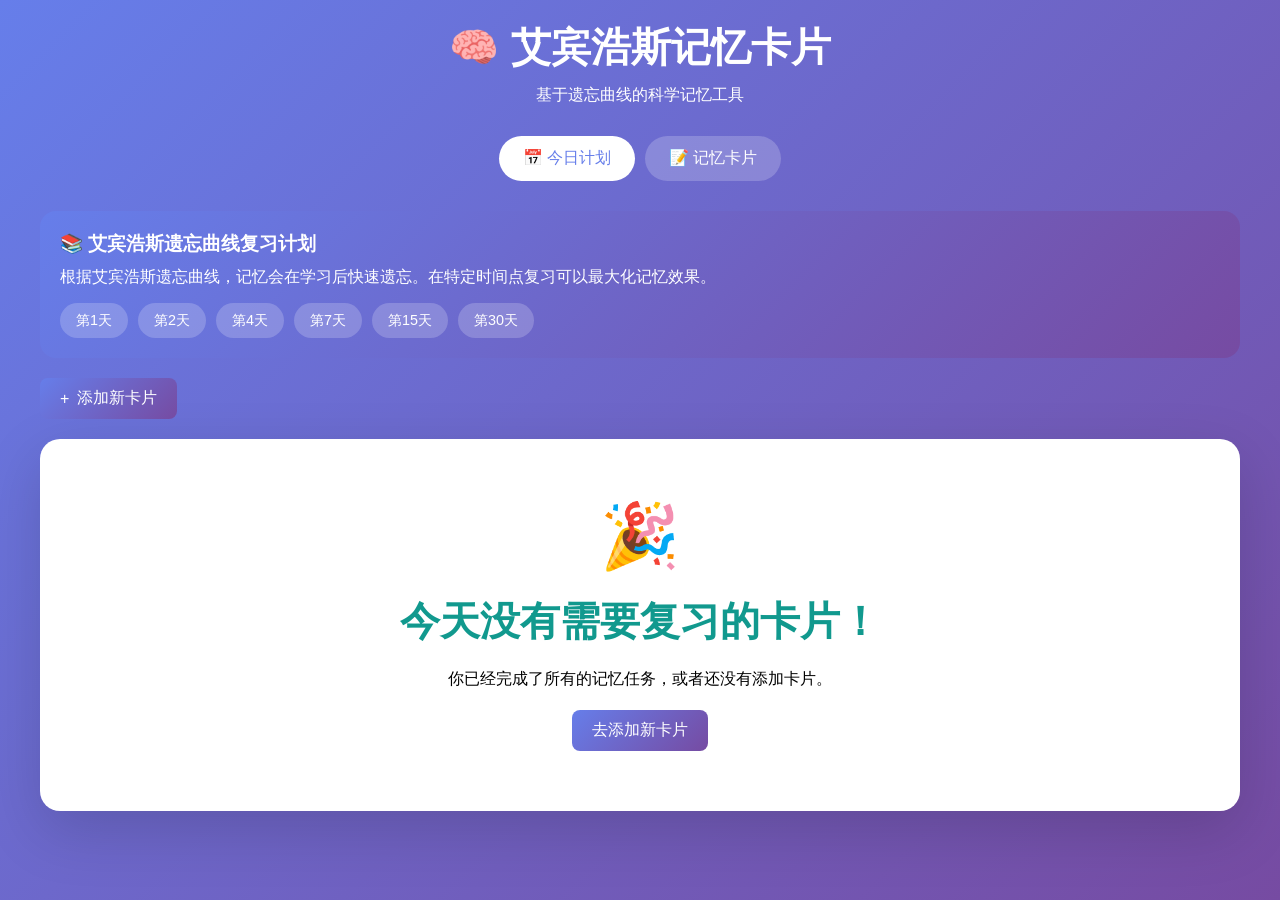
<file: index.html>
<!DOCTYPE html>
<html lang="zh-CN">
<head>
    <meta charset="UTF-8">
    <meta name="viewport" content="width=device-width, initial-scale=1.0">
    <title>艾宾浩斯记忆卡片</title>
    <style>
        * { margin: 0; padding: 0; box-sizing: border-box; }
        body {
            font-family: -apple-system, BlinkMacSystemFont, 'Segoe UI', Roboto, sans-serif;
            background: linear-gradient(135deg, #667eea 0%, #764ba2 100%);
            min-height: 100vh;
            padding: 20px;
        }
        .container { max-width: 1200px; margin: 0 auto; }
        header { text-align: center; color: white; margin-bottom: 30px; }
        header h1 { font-size: 2.5rem; margin-bottom: 10px; }
        .nav-tabs {
            display: flex; justify-content: center; gap: 10px;
            margin-bottom: 30px; flex-wrap: wrap;
        }
        .nav-tab {
            padding: 12px 24px;
            background: rgba(255,255,255,0.2);
            color: white; border: none; border-radius: 25px;
            cursor: pointer; font-size: 1rem;
            transition: all 0.3s;
        }
        .nav-tab:hover { background: rgba(255,255,255,0.3); transform: translateY(-2px); }
        .nav-tab.active { background: white; color: #667eea; }
        .section { display: none; animation: fadeIn 0.3s; }
        .section.active { display: block; }
        @keyframes fadeIn {
            from { opacity: 0; transform: translateY(10px); }
            to { opacity: 1; transform: translateY(0); }
        }
        .card {
            background: white; border-radius: 16px;
            padding: 20px; margin-bottom: 20px;
            box-shadow: 0 10px 40px rgba(0,0,0,0.1);
        }
        .btn {
            padding: 10px 20px; border: none; border-radius: 8px;
            cursor: pointer; font-size: 1rem;
            transition: all 0.3s; display: inline-flex;
            align-items: center; gap: 8px;
        }
        .btn-primary {
            background: linear-gradient(135deg, #667eea 0%, #764ba2 100%);
            color: white;
        }
        .btn-primary:hover { transform: translateY(-2px); box-shadow: 0 5px 20px rgba(102,126,234,0.4); }
        .btn-success {
            background: linear-gradient(135deg, #11998e 0%, #38ef7d 100%);
            color: white;
        }
        .btn-danger {
            background: linear-gradient(135deg, #eb3349 0%, #f45c43 100%);
            color: white;
        }
        .btn-secondary { background: #f0f0f0; color: #333; }
        .btn-secondary:hover { background: #e0e0e0; }
        .cards-grid {
            display: grid;
            grid-template-columns: repeat(auto-fill, minmax(300px, 1fr));
            gap: 20px;
        }
        .memory-card {
            background: white; border-radius: 16px;
            padding: 20px; box-shadow: 0 5px 20px rgba(0,0,0,0.1);
            transition: all 0.3s; cursor: pointer;
            position: relative; overflow: hidden;
        }
        .memory-card:hover {
            transform: translateY(-5px);
            box-shadow: 0 15px 40px rgba(0,0,0,0.15);
        }
        .memory-card::before {
            content: ''; position: absolute; top: 0; left: 0;
            width: 100%; height: 4px;
            background: linear-gradient(135deg, #667eea 0%, #764ba2 100%);
        }
        .memory-card h3 { color: #333; margin-bottom: 10px; font-size: 1.2rem; }
        .memory-card .keywords { color: #666; font-size: 0.9rem; margin-bottom: 10px; }
        .memory-card .next-review {
            font-size: 0.8rem; color: #999;
            padding-top: 10px; border-top: 1px solid #eee;
        }
        .card-actions { display: flex; gap: 10px; margin-top: 15px; }
        .card-actions button { padding: 6px 12px; font-size: 0.85rem; }
        .modal {
            display: none; position: fixed; top: 0; left: 0;
            width: 100%; height: 100%;
            background: rgba(0,0,0,0.5); z-index: 1000;
            justify-content: center; align-items: center;
            backdrop-filter: blur(5px);
        }
        .modal.active { display: flex; }
        .modal-content {
            background: white; border-radius: 20px;
            padding: 30px; width: 90%; max-width: 600px;
            max-height: 90vh; overflow-y: auto;
            animation: modalIn 0.3s;
        }
        @keyframes modalIn {
            from { opacity: 0; transform: scale(0.9); }
            to { opacity: 1; transform: scale(1); }
        }
        .modal-header {
            display: flex; justify-content: space-between;
            align-items: center; margin-bottom: 20px;
        }
        .modal-header h2 { color: #333; }
        .close-btn {
            background: none; border: none; font-size: 1.5rem;
            cursor: pointer; color: #999; transition: color 0.3s;
        }
        .close-btn:hover { color: #333; }
        .form-group { margin-bottom: 20px; }
        .form-group label {
            display: block; margin-bottom: 8px;
            color: #555; font-weight: 500;
        }
        .form-group input, .form-group textarea, .form-group select {
            width: 100%; padding: 12px;
            border: 2px solid #e0e0e0; border-radius: 10px;
            font-size: 1rem; transition: border-color 0.3s;
        }
        .form-group input:focus, .form-group textarea:focus, .form-group select:focus {
            outline: none; border-color: #667eea;
        }
        .form-group textarea { min-height: 120px; resize: vertical; }
        .form-group select { background: white; cursor: pointer; }
        .plan-header {
            display: flex; justify-content: space-between;
            align-items: center; margin-bottom: 20px;
            flex-wrap: wrap; gap: 10px;
        }
        .plan-stats { display: flex; gap: 20px; }
        .stat-item { text-align: center; }
        .stat-value { font-size: 2rem; font-weight: bold; color: #667eea; }
        .stat-label { color: #999; font-size: 0.9rem; }
        .progress-bar {
            width: 100%; height: 10px;
            background: #e0e0e0; border-radius: 5px;
            overflow: hidden; margin-bottom: 20px;
        }
        .progress-fill {
            height: 100%;
            background: linear-gradient(135deg, #11998e 0%, #38ef7d 100%);
            transition: width 0.5s;
        }
        .study-card {
            background: white; border-radius: 20px;
            padding: 40px; text-align: center;
            box-shadow: 0 20px 60px rgba(0,0,0,0.15);
            min-height: 400px; display: flex;
            flex-direction: column; justify-content: center;
        }
        .study-card-content { flex: 1; display: flex; flex-direction: column; justify-content: center; }
        .study-card h2 { font-size: 1.8rem; color: #333; margin-bottom: 20px; }
        .study-card .keywords { font-size: 1.2rem; color: #667eea; margin-bottom: 30px; }
        .study-card .detail {
            font-size: 1.1rem; color: #555; line-height: 1.8;
            padding: 20px; background: #f8f9fa;
            border-radius: 12px; margin-top: 20px; display: none;
        }
        .study-card .detail.show { display: block; animation: fadeIn 0.3s; }
        .reveal-btn { padding: 15px 40px; font-size: 1.1rem; margin: 20px 0; }
        .study-actions {
            display: flex; justify-content: center;
            gap: 20px; margin-top: 30px;
        }
        .study-actions button { padding: 15px 40px; font-size: 1.1rem; }
        .completion-message {
            text-align: center; padding: 60px 40px;
            background: white; border-radius: 20px;
            box-shadow: 0 20px 60px rgba(0,0,0,0.15);
        }
        .completion-message h2 { font-size: 2.5rem; color: #11998e; margin-bottom: 20px; }
        .empty-state { text-align: center; padding: 60px 20px; color: #999; }
        .empty-state-icon { font-size: 4rem; margin-bottom: 20px; }
        .ebbinghaus-info {
            background: linear-gradient(135deg, #667eea 0%, #764ba2 100%);
            color: white; padding: 20px; border-radius: 16px;
            margin-bottom: 20px;
        }
        .ebbinghaus-info h3 { margin-bottom: 10px; }
        .schedule-list { display: flex; gap: 10px; flex-wrap: wrap; margin-top: 15px; }
        .schedule-item {
            background: rgba(255,255,255,0.2);
            padding: 8px 16px; border-radius: 20px; font-size: 0.9rem;
        }
        .preview-modal-content { max-width: 700px; }
        .preview-content { padding: 10px 0; }
        .preview-section { margin-bottom: 25px; }
        .preview-label {
            font-size: 0.85rem; color: #999; text-transform: uppercase;
            letter-spacing: 1px; margin-bottom: 8px; font-weight: 600;
        }
        .preview-title {
            font-size: 1.5rem; color: #333; font-weight: 600;
            line-height: 1.4; padding: 15px;
            background: linear-gradient(135deg, #f5f7fa 0%, #e4e8ec 100%);
            border-radius: 12px; border-left: 4px solid #667eea;
        }
        .preview-keywords {
            font-size: 1.1rem; color: #667eea; padding: 12px 15px;
            background: rgba(102,126,234,0.1); border-radius: 12px;
            display: flex; flex-wrap: wrap; gap: 8px;
        }
        .keyword-tag {
            display: inline-block; padding: 4px 12px;
            background: linear-gradient(135deg, #667eea 0%, #764ba2 100%);
            color: white; border-radius: 15px; font-size: 0.9rem;
        }
        .preview-detail {
            font-size: 1.05rem; color: #444; line-height: 1.8;
            padding: 20px; background: #f8f9fa; border-radius: 12px;
            white-space: pre-wrap; word-wrap: break-word;
            max-height: 300px; overflow-y: auto;
        }
        .preview-meta {
            display: flex; gap: 20px; padding: 15px;
            background: #f0f0f0; border-radius: 10px;
            margin-top: 20px; font-size: 0.9rem; color: #666;
        }
        .preview-actions {
            display: flex; justify-content: flex-end;
            gap: 10px; margin-top: 20px; padding-top: 20px;
            border-top: 1px solid #eee;
        }
        @media (max-width: 768px) {
            header h1 { font-size: 1.8rem; }
            .cards-grid { grid-template-columns: 1fr; }
            .study-card { padding: 20px; min-height: 300px; }
            .study-actions { flex-direction: column; }
            .study-actions button { width: 100%; }
        }
    </style>
</head>
<body>
    <div class="container">
        <header>
            <h1>🧠 艾宾浩斯记忆卡片</h1>
            <p>基于遗忘曲线的科学记忆工具</p>
        </header>

        <nav class="nav-tabs">
            <button class="nav-tab active" onclick="showSection('today')">📅 今日计划</button>
            <button class="nav-tab" onclick="showSection('cards')">📝 记忆卡片</button>
        </nav>

        <section id="today-section" class="section active">
            <div class="ebbinghaus-info">
                <h3>📚 艾宾浩斯遗忘曲线复习计划</h3>
                <p>根据艾宾浩斯遗忘曲线，记忆会在学习后快速遗忘。在特定时间点复习可以最大化记忆效果。</p>
                <div class="schedule-list">
                    <span class="schedule-item">第1天</span>
                    <span class="schedule-item">第2天</span>
                    <span class="schedule-item">第4天</span>
                    <span class="schedule-item">第7天</span>
                    <span class="schedule-item">第15天</span>
                    <span class="schedule-item">第30天</span>
                </div>
            </div>

            <div style="display: flex; justify-content: space-between; align-items: center; margin-bottom: 20px;">
                <button class="btn btn-primary" onclick="openModal()"><span>+</span> 添加新卡片</button>
            </div>
            <div id="today-content"></div>
        </section>

        <section id="cards-section" class="section">
            <div class="card">
                <div style="display: flex; justify-content: space-between; align-items: center; flex-wrap: wrap; gap: 10px;">
                    <h2>📝 我的记忆卡片</h2>
                    <button class="btn btn-primary" onclick="openModal()"><span>+</span> 新建卡片</button>
                </div>
            </div>
            <div id="cards-list" class="cards-grid"></div>
        </section>
    </div>

    <div id="card-modal" class="modal">
        <div class="modal-content">
            <div class="modal-header">
                <h2 id="modal-title">新建卡片</h2>
                <button class="close-btn" onclick="closeModal()">&times;</button>
            </div>
            <form id="card-form" onsubmit="saveCard(event)">
                <input type="hidden" id="card-id">
                <div class="form-group" id="copy-from-group">
                    <label for="copy-from-select">📋 从已有卡片复制（可选）</label>
                    <select id="copy-from-select" onchange="copyFromExistingCard(this.value)">
                        <option value="">-- 选择已有卡片作为模板 --</option>
                    </select>
                </div>
                <div class="form-group">
                    <label for="card-title">题目 *</label>
                    <input type="text" id="card-title" required placeholder="输入题目或问题">
                </div>
                <div class="form-group">
                    <label for="card-keywords">关键点</label>
                    <input type="text" id="card-keywords" placeholder="输入关键词或提示（用逗号分隔）">
                </div>
                <div class="form-group">
                    <label for="card-content">详细内容 *</label>
                    <textarea id="card-content" required placeholder="输入详细答案或内容"></textarea>
                </div>
                <div style="display: flex; gap: 10px; justify-content: flex-end;">
                    <button type="button" class="btn btn-secondary" onclick="closeModal()">取消</button>
                    <button type="submit" class="btn btn-primary">保存</button>
                </div>
            </form>
        </div>
    </div>

    <div id="preview-modal" class="modal">
        <div class="modal-content preview-modal-content">
            <div class="modal-header">
                <h2>📝 卡片详情</h2>
                <button class="close-btn" onclick="closePreviewModal()">&times;</button>
            </div>
            <div class="preview-content">
                <div class="preview-section">
                    <div class="preview-label">📌 题目</div>
                    <div class="preview-title" id="preview-title"></div>
                </div>
                <div class="preview-section">
                    <div class="preview-label">🔑 关键点</div>
                    <div class="preview-keywords" id="preview-keywords"></div>
                </div>
                <div class="preview-section">
                    <div class="preview-label">📖 详细内容</div>
                    <div class="preview-detail" id="preview-detail"></div>
                </div>
                <div class="preview-meta" id="preview-meta"></div>
            </div>
            <div class="preview-actions">
                <button class="btn btn-secondary" onclick="closePreviewModal()">关闭</button>
                <button class="btn btn-primary" id="preview-edit-btn">编辑</button>
            </div>
        </div>
    </div>

    <script>
        const EBBINGHAUS_INTERVALS = [1, 2, 4, 7, 15, 30];
        let cards = JSON.parse(localStorage.getItem('memoryCards')) || [];
        let studyProgress = JSON.parse(localStorage.getItem('studyProgress')) || {};

        function getTodayString() { return new Date().toISOString().split('T')[0]; }
        function addDays(date, days) {
            const result = new Date(date);
            result.setDate(result.getDate() + days);
            return result.toISOString().split('T')[0];
        }
        function getTodayCards() {
            const today = getTodayString();
            return cards.filter(card => {
                if (!card.createdAt) return false;
                for (const interval of EBBINGHAUS_INTERVALS) {
                    const reviewDate = addDays(card.createdAt, interval);
                    if (reviewDate === today) {
                        const progressKey = `${card.id}_${today}`;
                        if (!studyProgress[progressKey]) return true;
                    }
                }
                return false;
            });
        }
        function showSection(section) {
            document.querySelectorAll('.section').forEach(s => s.classList.remove('active'));
            document.querySelectorAll('.nav-tab').forEach(t => t.classList.remove('active'));
            if (section === 'today') {
                document.getElementById('today-section').classList.add('active');
                document.querySelectorAll('.nav-tab')[0].classList.add('active');
                renderTodayPlan();
            } else {
                document.getElementById('cards-section').classList.add('active');
                document.querySelectorAll('.nav-tab')[1].classList.add('active');
                renderCardsList();
            }
        }
        function renderTodayPlan() {
            const todayCards = getTodayCards();
            const today = getTodayString();
            const container = document.getElementById('today-content');
            const totalCards = todayCards.length;
            const completedCards = todayCards.filter(card => {
                const progressKey = `${card.id}_${today}`;
                return studyProgress[progressKey] === 'remembered';
            }).length;
            const progressPercent = totalCards > 0 ? (completedCards / totalCards * 100) : 100;

            if (totalCards === 0) {
                container.innerHTML = `
                    <div class="completion-message">
                        <div style="font-size: 4rem; margin-bottom: 20px;">🎉</div>
                        <h2>今天没有需要复习的卡片！</h2>
                        <p>你已经完成了所有的记忆任务，或者还没有添加卡片。</p>
                        <button class="btn btn-primary" onclick="openModal()" style="margin-top: 20px;">去添加新卡片</button>
                    </div>`;
                return;
            }
            if (completedCards === totalCards) {
                container.innerHTML = `
                    <div class="completion-message">
                        <div style="font-size: 4rem; margin-bottom: 20px;">🎊</div>
                        <h2>恭喜！今日计划已完成！</h2>
                        <p>所有 ${totalCards} 张卡片都已记住，太棒了！</p>
                        <p style="margin-top: 20px; color: #999;">明天继续加油 💪</p>
                    </div>`;
                return;
            }
            const currentCard = todayCards.find(card => {
                const progressKey = `${card.id}_${today}`;
                return studyProgress[progressKey] !== 'remembered';
            });
            container.innerHTML = `
                <div class="plan-header">
                    <div><h3>今日复习进度</h3></div>
                    <div class="plan-stats">
                        <div class="stat-item"><div class="stat-value">${completedCards}</div><div class="stat-label">已完成</div></div>
                        <div class="stat-item"><div class="stat-value">${totalCards}</div><div class="stat-label">总卡片</div></div>
                    </div>
                </div>
                <div class="progress-bar"><div class="progress-fill" style="width: ${progressPercent}%"></div></div>
                <div class="study-card">
                    <div class="study-card-content">
                        <h2>${currentCard.title}</h2>
                        <div class="keywords">${currentCard.keywords || '无关键词'}</div>
                        <button class="btn btn-secondary reveal-btn" onclick="toggleDetail(this)">👆 点击查看答案</button>
                        <div class="detail" id="detail-content">${currentCard.content.replace(/\\n/g, '<br>')}</div>
                    </div>
                    <div class="study-actions">
                        <button class="btn btn-danger" onclick="markCard('${currentCard.id}', 'forgot')">❌ 没记住</button>
                        <button class="btn btn-success" onclick="markCard('${currentCard.id}', 'remembered')">✅ 记住了</button>
                    </div>
                </div>
                <div style="text-align: center; margin-top: 20px; color: #999;">剩余 ${totalCards - completedCards} 张卡片</div>`;
        }
        function toggleDetail(btn) {
            const detail = document.getElementById('detail-content');
            detail.classList.toggle('show');
            btn.textContent = detail.classList.contains('show') ? '👆 点击隐藏答案' : '👆 点击查看答案';
        }
        function markCard(cardId, status) {
            const today = getTodayString();
            const progressKey = `${cardId}_${today}`;
            studyProgress[progressKey] = status;
            localStorage.setItem('studyProgress', JSON.stringify(studyProgress));
            if (status === 'remembered') {
                setTimeout(() => renderTodayPlan(), 300);
            } else {
                const detail = document.getElementById('detail-content');
                const btn = document.querySelector('.reveal-btn');
                if (detail) detail.classList.remove('show');
                if (btn) btn.textContent = '👆 点击查看答案';
                alert('没关系，多复习几次就会记住的！');
            }
        }
        function getNextReviewDate(card) {
            if (!card.createdAt) return '未设置';
            const today = getTodayString();
            for (const interval of EBBINGHAUS_INTERVALS) {
                const reviewDate = addDays(card.createdAt, interval);
                const progressKey = `${card.id}_${reviewDate}`;
                if (reviewDate >= today && !studyProgress[progressKey]) {
                    return reviewDate === today ? '今天' : reviewDate;
                }
            }
            return '已完成所有复习';
        }
        function renderCardsList() {
            const container = document.getElementById('cards-list');
            if (cards.length === 0) {
                container.innerHTML = `
                    <div class="empty-state" style="grid-column: 1/-1;">
                        <div class="empty-state-icon">📝</div>
                        <h3>还没有记忆卡片</h3>
                        <p>点击上方按钮创建你的第一张记忆卡片</p>
                    </div>`;
                return;
            }
            container.innerHTML = cards.map(card => {
                const nextReview = getNextReviewDate(card);
                return `
                    <div class="memory-card" onclick="showCardDetail('${card.id}')">
                        <h3>${card.title}</h3>
                        <div class="keywords">${card.keywords || '无关键词'}</div>
                        <div class="next-review">📅 下次复习: ${nextReview}</div>
                        <div class="card-actions" onclick="event.stopPropagation()">
                            <button class="btn btn-secondary" onclick="editCard('${card.id}')">编辑</button>
                            <button class="btn btn-danger" onclick="deleteCard('${card.id}')">删除</button>
                        </div>
                    </div>`;
            }).join('');
        }
        function openModal() {
            document.getElementById('card-modal').classList.add('active');
            document.getElementById('modal-title').textContent = '新建卡片';
            document.getElementById('card-form').reset();
            document.getElementById('card-id').value = '';
            populateCopyFromSelect();
            document.getElementById('copy-from-group').style.display = 'block';
        }
        function populateCopyFromSelect() {
            const select = document.getElementById('copy-from-select');
            select.innerHTML = '<option value="">-- 选择已有卡片作为模板 --</option>';
            cards.forEach(card => {
                const option = document.createElement('option');
                option.value = card.id;
                option.textContent = card.title;
                select.appendChild(option);
            });
        }
        function copyFromExistingCard(cardId) {
            if (!cardId) return;
            const card = cards.find(c => c.id === cardId);
            if (!card) return;
            document.getElementById('card-title').value = card.title + ' (副本)';
            document.getElementById('card-keywords').value = card.keywords || '';
            document.getElementById('card-content').value = card.content;
            document.getElementById('copy-from-select').value = '';
        }
        function closeModal() { document.getElementById('card-modal').classList.remove('active'); }
        function saveCard(event) {
            event.preventDefault();
            const id = document.getElementById('card-id').value;
            const title = document.getElementById('card-title').value.trim();
            const keywords = document.getElementById('card-keywords').value.trim();
            const content = document.getElementById('card-content').value.trim();
            if (id) {
                const index = cards.findIndex(c => c.id === id);
                if (index !== -1) cards[index] = { ...cards[index], title, keywords, content };
            } else {
                cards.push({ id: Date.now().toString(), title, keywords, content, createdAt: getTodayString() });
            }
            localStorage.setItem('memoryCards', JSON.stringify(cards));
            closeModal();
            renderCardsList();
            renderTodayPlan();
        }
        function editCard(id) {
            const card = cards.find(c => c.id === id);
            if (!card) return;
            document.getElementById('card-id').value = card.id;
            document.getElementById('card-title').value = card.title;
            document.getElementById('card-keywords').value = card.keywords || '';
            document.getElementById('card-content').value = card.content;
            document.getElementById('modal-title').textContent = '编辑卡片';
            document.getElementById('card-modal').classList.add('active');
            document.getElementById('copy-from-group').style.display = 'none';
        }
        function deleteCard(id) {
            if (!confirm('确定要删除这张卡片吗？')) return;
            cards = cards.filter(c => c.id !== id);
            Object.keys(studyProgress).forEach(key => { if (key.startsWith(id + '_')) delete studyProgress[key]; });
            localStorage.setItem('memoryCards', JSON.stringify(cards));
            localStorage.setItem('studyProgress', JSON.stringify(studyProgress));
            renderCardsList();
        }
        function showCardDetail(id) {
            const card = cards.find(c => c.id === id);
            if (!card) return;
            document.getElementById('preview-title').textContent = card.title;
            const keywordsContainer = document.getElementById('preview-keywords');
            if (card.keywords) {
                const keywords = card.keywords.split(/[,，]/).map(k => k.trim()).filter(k => k);
                keywordsContainer.innerHTML = keywords.map(k => `<span class="keyword-tag">${k}</span>`).join('') || '<span style="color: #999;">无关键词</span>';
            } else {
                keywordsContainer.innerHTML = '<span style="color: #999;">无关键词</span>';
            }
            document.getElementById('preview-detail').textContent = card.content;
            const nextReview = getNextReviewDate(card);
            document.getElementById('preview-meta').innerHTML = `
                <div class="preview-meta-item">📅 创建日期: ${card.createdAt || '未知'}</div>
                <div class="preview-meta-item">🔔 下次复习: ${nextReview}</div>`;
            document.getElementById('preview-edit-btn').onclick = function() { closePreviewModal(); editCard(card.id); };
            document.getElementById('preview-modal').classList.add('active');
        }
        function closePreviewModal() { document.getElementById('preview-modal').classList.remove('active'); }
        document.getElementById('card-modal').addEventListener('click', function(e) { if (e.target === this) closeModal(); });
        document.getElementById('preview-modal').addEventListener('click', function(e) { if (e.target === this) closePreviewModal(); });
        renderTodayPlan();
    </script>
</body>
</html>
</file>
